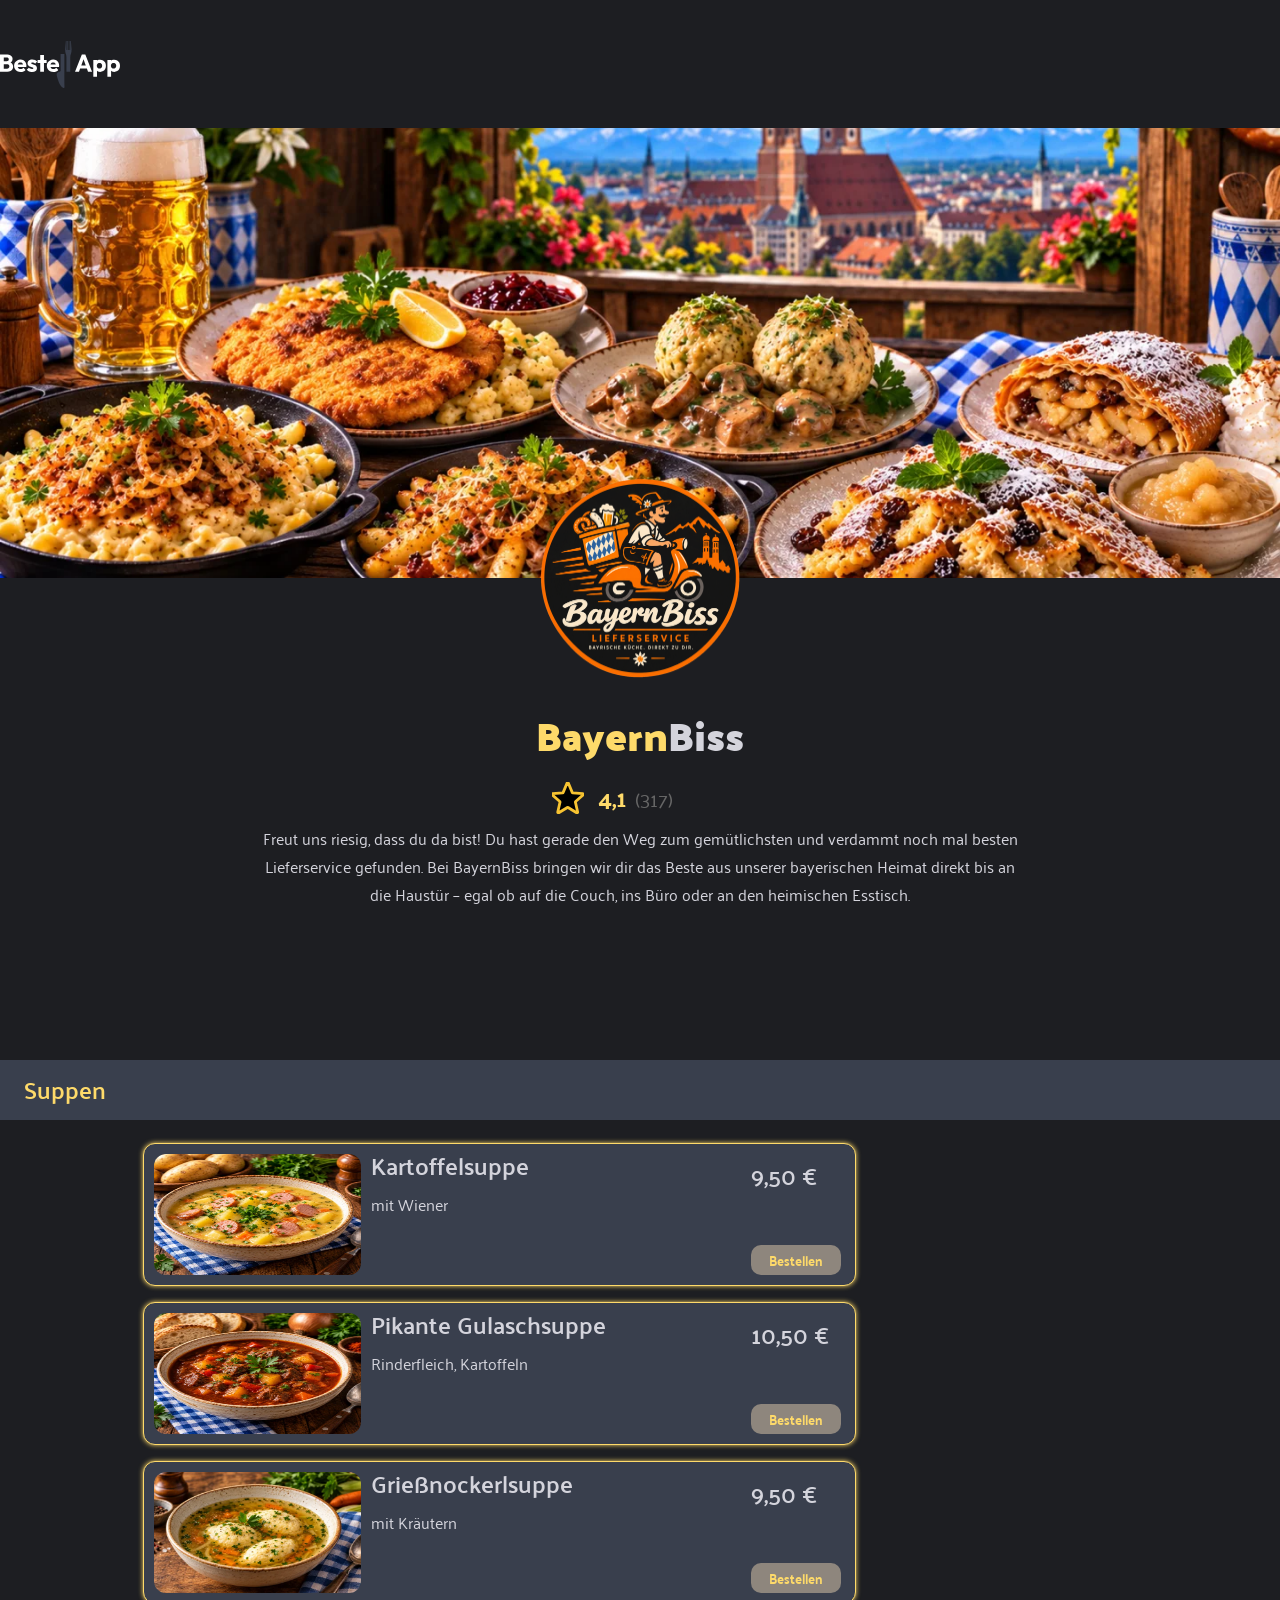
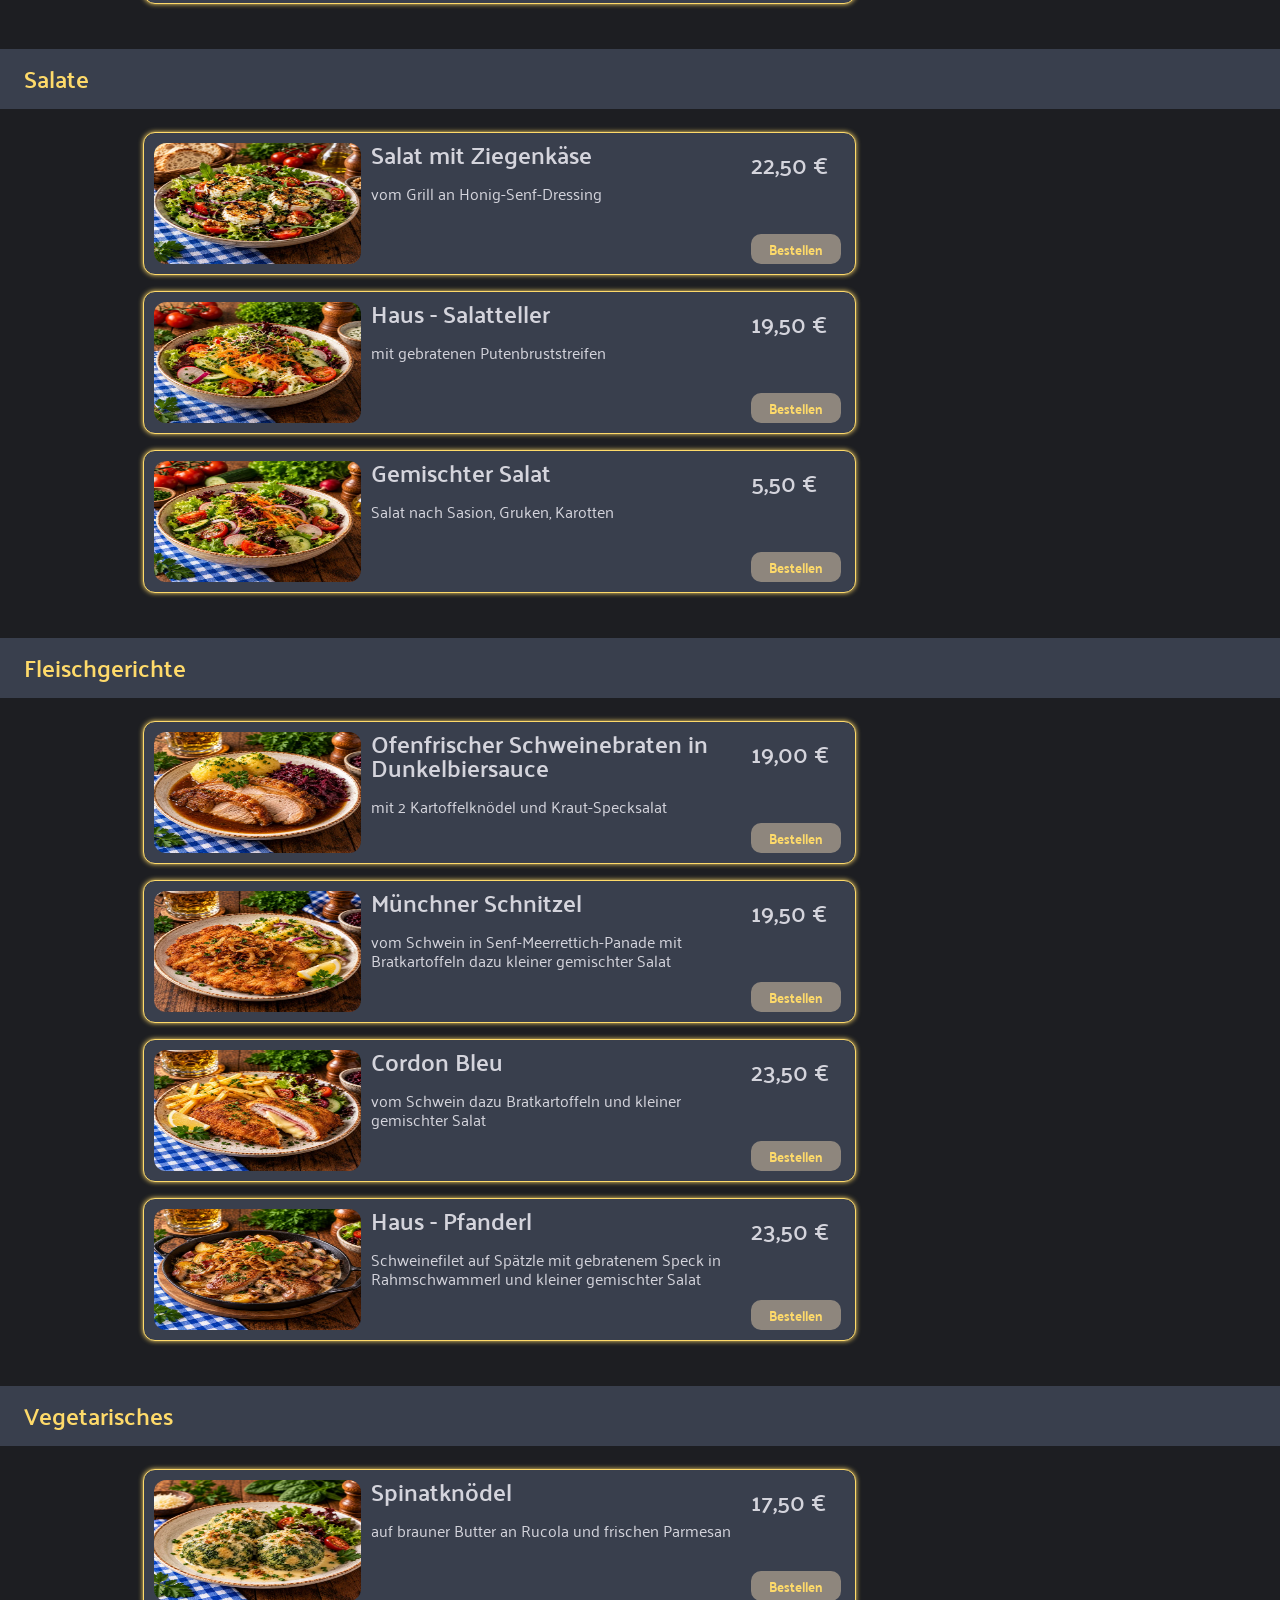
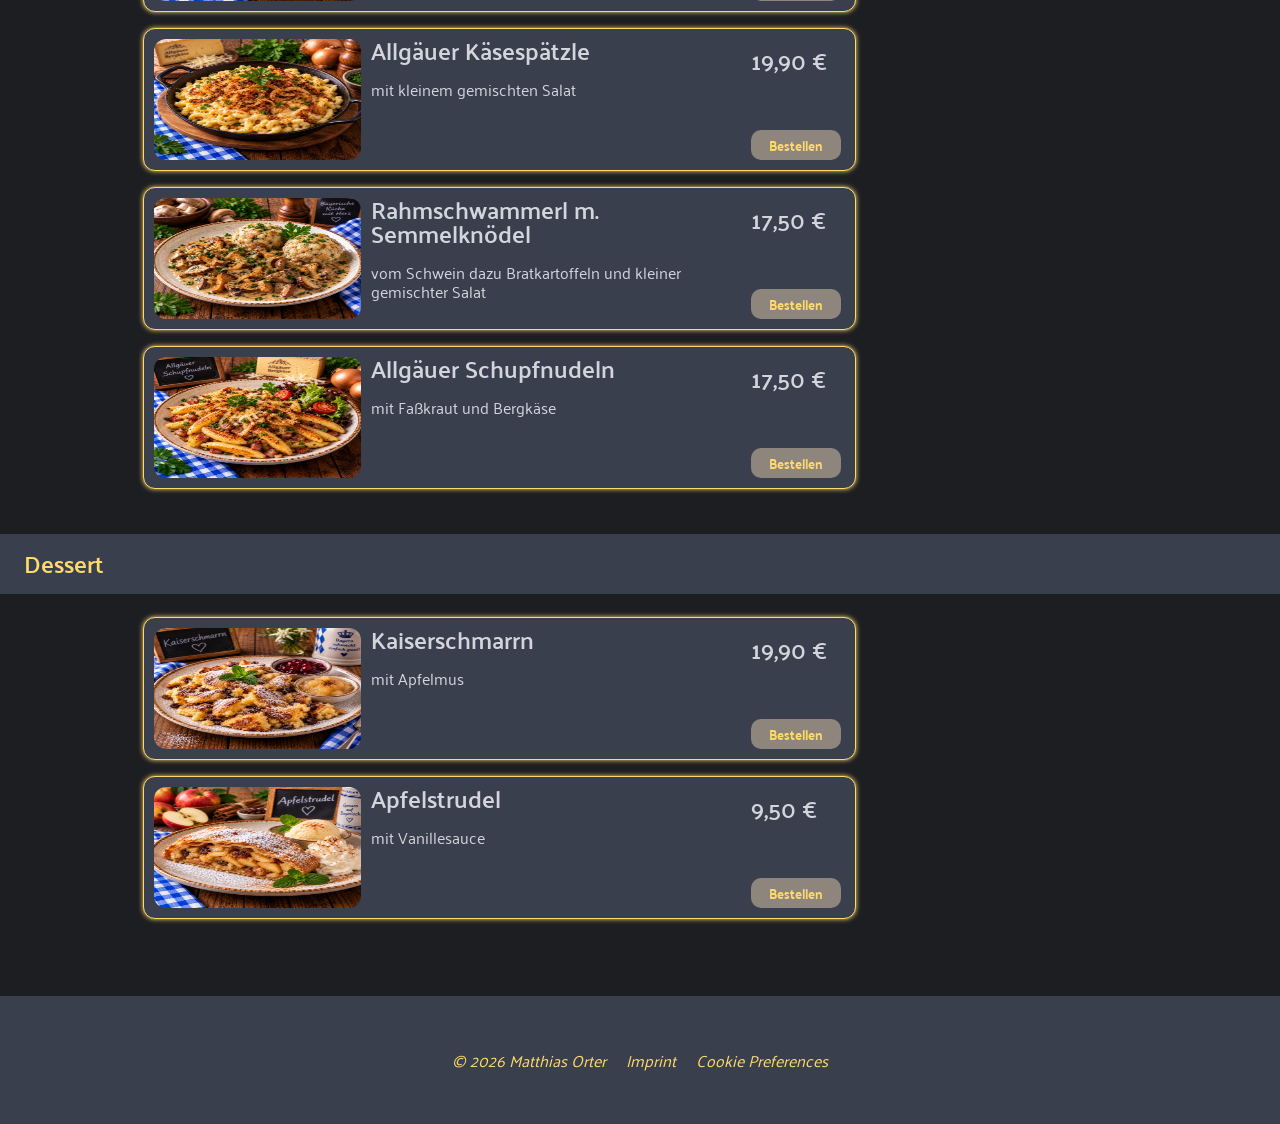
<file: index.html>
<!DOCTYPE html>
<html lang="de">

<head>
    <meta charset="UTF-8">
    <meta name="viewport" content="width=device-width, initial-scale=1.0">
    <title>BayernBiss | Lieferservice</title>
    <link rel="shortcut icon" href="./scr/assets/imgs/BayernBisw.webp" type="image/x-icon">
    <link rel="stylesheet" href="./scr/style/variables.css">
    <link rel="stylesheet" href="./scr/style/style.css">
    <link rel="stylesheet" href="./scr/style/components/header.css">
    <link rel="stylesheet" href="./scr/style/components/logo.css">
    <link rel="stylesheet" href="./scr/style/components/menuCard.css">
    <link rel="stylesheet" href="./scr/style/components/nav_and_Button.css">
    <link rel="stylesheet" href="./scr/style/components/fonts.css">
    <link rel="stylesheet" href="./scr/style/components/mobileBasket.css">
    <link rel="stylesheet" href="./scr/style/components/confirmation.css">
    <script src="./scr/JS/db/menu.js" defer></script>
    <script src="./scr/JS/db/basket.js" defer></script>
    <script src="./scr/JS/temp/categoryCard.js" defer></script>
    <script src="./scr/JS/temp/dishesCard.js" defer></script>
    <script src="./scr/JS/temp/menuCard.js" defer></script>
    <script src="./scr/JS/temp/basket.js" defer></script>
    <script src="./scr/JS/script.js" defer></script>
    <script src="./scr/JS/temp/order_confirmation.js" defer></script>

</head>

<body onload="init()">
    <header class="landing-heder">
        <svg class="main-logo" viewBox="0 0 120 47" fill="none" xmlns="http://www.w3.org/2000/svg">
            <g clip-path="url(#clip0_179_940)">
                <path
                    d="M10.4875 21.5137C10.9018 21.2846 11.2559 21.013 11.5495 20.7C12.2319 19.9726 12.573 19.0836 12.573 18.0329C12.573 17.2082 12.3696 16.4565 11.9638 15.7778C11.5574 15.0986 10.9686 14.5572 10.197 14.1531C9.4255 13.7493 8.48739 13.5469 7.38306 13.5469H0V30.6658H7.33419C8.55243 30.6658 9.59619 30.4476 10.4651 30.0113C11.3341 29.5747 12.0003 28.9805 12.4632 28.2291C12.926 27.4774 13.1576 26.6329 13.1576 25.6952C13.1576 24.4668 12.7636 23.4322 11.9759 22.5915C11.5677 22.1562 11.0718 21.7969 10.4875 21.5137ZM3.77687 16.5052H6.65212C7.28533 16.5052 7.79705 16.6627 8.18696 16.9781C8.57686 17.2932 8.77164 17.7661 8.77164 18.3966C8.77164 19.0271 8.57686 19.524 8.18696 19.8391C7.79705 20.1545 7.28533 20.312 6.65212 20.312H3.77687V16.5052ZM8.72312 27.0531C8.30052 27.4894 7.71584 27.7076 6.96872 27.7076H3.77687V23.1976H6.96872C7.47185 23.1976 7.89823 23.2945 8.24787 23.4884C8.59717 23.6826 8.86938 23.9493 9.06416 24.2887C9.25894 24.6281 9.35667 25.0161 9.35667 25.4524C9.35667 26.0829 9.14537 26.6165 8.72312 27.0531Z"
                    fill="white" />
                <path
                    d="M23.5374 19.3665C22.6437 18.8654 21.6123 18.6147 20.443 18.6147C19.2736 18.6147 18.1607 18.8815 17.2022 19.4147C16.2435 19.9483 15.4843 20.6798 14.9241 21.6093C14.3635 22.5391 14.0834 23.5939 14.0834 24.7737C14.0834 25.9534 14.3673 27.0127 14.9361 27.95C15.5046 28.8877 16.2886 29.6195 17.2876 30.1445C18.2866 30.6695 19.4274 30.9326 20.711 30.9326C21.7015 30.9326 22.6114 30.763 23.44 30.4233C24.2684 30.0839 24.9749 29.5747 25.5599 28.8959L23.513 26.8589C23.1554 27.2634 22.7414 27.5665 22.2703 27.7682C21.7989 27.9706 21.2713 28.0713 20.6866 28.0713C20.0531 28.0713 19.5049 27.938 19.042 27.6713C18.5788 27.4045 18.2212 27.025 17.9697 26.5315C17.886 26.3678 17.8162 26.1925 17.7604 26.0062L26.242 25.986C26.3067 25.6791 26.3518 25.4082 26.3762 25.1737C26.4003 24.9397 26.4127 24.7171 26.4127 24.5069C26.4127 23.3593 26.1566 22.3408 25.6449 21.4517C25.1335 20.5627 24.4304 19.8675 23.5374 19.3665ZM17.7608 23.4596C17.811 23.2897 17.8723 23.1295 17.9452 22.9795C18.1806 22.4942 18.5137 22.1185 18.9443 21.8517C19.3748 21.585 19.8824 21.4517 20.4674 21.4517C21.0194 21.4517 21.4864 21.5692 21.8684 21.8034C22.2497 22.0377 22.5384 22.3774 22.7332 22.8216C22.8151 23.0089 22.8815 23.2165 22.9317 23.4449L17.7608 23.4596Z"
                    fill="white" />
                <path
                    d="M31.5048 21.7305C31.7158 21.6093 32.0324 21.5487 32.455 21.5487C32.8776 21.5487 33.3446 21.6377 33.8074 21.8154C34.2703 21.9935 34.6884 22.3004 35.0621 22.7367L37.182 20.6031C36.6462 19.924 35.9517 19.411 35.0986 19.0634C34.2458 18.7158 33.316 18.5418 32.3087 18.5418C31.3014 18.5418 30.5137 18.7038 29.7993 19.0267C29.0842 19.3504 28.5322 19.7908 28.1423 20.3483C27.7524 20.9062 27.5576 21.5651 27.5576 22.3247C27.5576 23.036 27.6953 23.6219 27.9716 24.0826C28.2476 24.5432 28.6051 24.9031 29.0439 25.1617C29.4823 25.4202 29.9452 25.6223 30.4328 25.7678C30.9201 25.9134 31.383 26.0466 31.8214 26.1678C32.2602 26.2891 32.6215 26.4267 32.9058 26.5802C33.1897 26.7339 33.3322 26.9559 33.3322 27.2469C33.3322 27.4737 33.2141 27.6511 32.9791 27.7805C32.7434 27.91 32.4065 27.9743 31.9677 27.9743C31.3341 27.9743 30.7494 27.8572 30.2133 27.6226C29.6775 27.3887 29.2143 27.0613 28.8244 26.6408L26.7048 28.7747C27.1106 29.211 27.602 29.5952 28.1788 29.9264C28.7552 30.2579 29.3808 30.5124 30.055 30.6901C30.7288 30.8678 31.4153 30.9569 32.1139 30.9569C33.592 30.9569 34.7655 30.6175 35.6348 29.9384C36.5037 29.2596 36.9384 28.3463 36.9384 27.1983C36.9384 26.4552 36.8004 25.8528 36.5244 25.3922C36.2477 24.9312 35.8908 24.5637 35.452 24.2887C35.0136 24.0141 34.5504 23.7959 34.0631 23.6339C33.5758 23.4726 33.113 23.335 32.6745 23.2219C32.2358 23.1089 31.8782 22.9795 31.6022 22.8339C31.3259 22.6884 31.1879 22.4942 31.1879 22.2517C31.1879 22.0257 31.2935 21.8517 31.5048 21.7305Z"
                    fill="white" />
                <path
                    d="M58.307 28.8959L56.2605 26.8589C55.9029 27.2634 55.4886 27.5665 55.0178 27.7682C54.5463 27.9706 54.0188 28.0713 53.4337 28.0713C52.8002 28.0713 52.252 27.938 51.7891 27.6713C51.3263 27.4045 50.9687 27.025 50.7172 26.5315C50.6335 26.3678 50.5633 26.1925 50.5076 26.0062L58.9895 25.986C59.0542 25.6791 59.0989 25.4082 59.1233 25.1737C59.1478 24.9397 59.1598 24.7171 59.1598 24.5069C59.1598 23.3593 58.9041 22.3408 58.3924 21.4517C57.8807 20.5627 57.1779 19.8675 56.2846 19.3665C55.3912 18.8654 54.3598 18.6147 53.1901 18.6147C52.0204 18.6147 50.9078 18.8815 49.9494 19.4147C48.991 19.9483 48.2318 20.6798 47.6712 21.6093C47.111 22.5391 46.8308 23.5939 46.8308 24.7737C46.8308 25.9534 47.1148 27.0127 47.6836 27.95C48.2518 28.8877 49.0357 29.6195 50.0347 30.1445C51.0338 30.6695 52.1749 30.9326 53.4582 30.9326C54.4489 30.9326 55.3588 30.763 56.1872 30.4233C57.0158 30.0839 57.7224 29.5747 58.307 28.8959ZM50.6927 22.9795C50.9281 22.4942 51.2612 22.1185 51.6917 21.8517C52.1219 21.585 52.6298 21.4517 53.2145 21.4517C53.7665 21.4517 54.2339 21.5692 54.6155 21.8034C54.9972 22.0377 55.2855 22.3774 55.4807 22.8216C55.5626 23.0089 55.6286 23.2165 55.6792 23.4449L50.5079 23.4596C50.5582 23.2897 50.6198 23.1295 50.6927 22.9795Z"
                    fill="white" />
                <path class="main-logo-knife"
                    d="M64.3848 30.6658H64.3875V13.0616H60.569V22.0336V29.8312C60.5415 29.951 60.5102 30.0394 60.474 30.0918C59.9946 30.7897 58.8101 30.8545 58.0775 31.1336C57.3768 31.4007 56.8851 31.976 56.7195 32.7041C56.4583 33.8551 56.8396 35.0764 57.1796 36.1699C57.7571 38.0281 58.2612 39.9144 59.0018 41.7175C59.5242 42.9897 60.1867 44.1921 61.1313 45.2202C61.6819 45.8199 63.3668 47.6295 64.2905 46.7743C64.508 46.5726 64.5128 46.2373 64.5021 45.9414C64.3142 40.8075 64.371 35.7723 64.3848 30.6658Z" />
                <path
                    d="M81.8434 13.5469L75.0209 30.6658H78.9926L80.1368 27.562H86.8795L88.0079 30.6658H92.0528L85.3033 13.5469H81.8434ZM81.2811 24.4586L83.5321 18.3534L85.7514 24.4586H81.2811Z"
                    fill="white" />
                <path
                    d="M103.127 19.439C102.257 18.9055 101.263 18.639 100.142 18.639C99.3457 18.639 98.6148 18.8007 97.9489 19.124C97.6185 19.2846 97.3181 19.4747 97.0476 19.6949V18.8815H93.3196V35.6366H96.9987V29.8658C97.2816 30.0921 97.5982 30.2863 97.9489 30.4476C98.6148 30.7544 99.3457 30.9082 100.142 30.9082C101.263 30.9082 102.257 30.6418 103.127 30.1082C103.996 29.5747 104.678 28.8473 105.174 27.926C105.669 27.0044 105.917 25.9538 105.917 24.7736C105.917 23.5935 105.669 22.5428 105.174 21.6212C104.678 20.7 103.996 19.9726 103.127 19.439ZM101.799 26.2041C101.571 26.6247 101.259 26.9558 100.861 27.1983C100.462 27.4408 99.9958 27.562 99.4597 27.562C98.9562 27.562 98.5012 27.4408 98.0952 27.1983C97.6891 26.9558 97.3763 26.6247 97.1571 26.2041C96.9378 25.7842 96.8281 25.3072 96.8281 24.7736C96.8281 24.2401 96.9416 23.7394 97.1694 23.3188C97.3966 22.8986 97.709 22.5712 98.1076 22.3366C98.5054 22.1027 98.9641 21.9853 99.4841 21.9853C100.004 21.9853 100.462 22.1027 100.861 22.3366C101.259 22.5712 101.571 22.8986 101.799 23.3188C102.026 23.7394 102.14 24.2243 102.14 24.7736C102.14 25.3229 102.026 25.7842 101.799 26.2041Z"
                    fill="white" />
                <path
                    d="M119.257 21.6212C118.761 20.7 118.079 19.9726 117.21 19.439C116.341 18.9055 115.346 18.639 114.225 18.639C113.429 18.639 112.698 18.8007 112.032 19.124C111.702 19.2846 111.401 19.4747 111.131 19.6949V18.8815H107.403V35.6366H111.082V29.8658C111.365 30.0921 111.682 30.2863 112.032 30.4476C112.698 30.7544 113.429 30.9082 114.225 30.9082C115.346 30.9082 116.341 30.6418 117.21 30.1082C118.079 29.5747 118.761 28.8473 119.257 27.926C119.752 27.0044 120 25.9538 120 24.7736C120 23.5935 119.752 22.5428 119.257 21.6212ZM115.882 26.2041C115.655 26.6247 115.342 26.9558 114.944 27.1983C114.546 27.4408 114.079 27.562 113.543 27.562C113.04 27.562 112.585 27.4408 112.179 27.1983C111.772 26.9558 111.46 26.6247 111.24 26.2041C111.021 25.7842 110.911 25.3072 110.911 24.7736C110.911 24.2401 111.025 23.7394 111.253 23.3188C111.48 22.8986 111.792 22.5712 112.191 22.3366C112.589 22.1027 113.047 21.9853 113.567 21.9853C114.087 21.9853 114.546 22.1027 114.944 22.3366C115.342 22.5712 115.655 22.8986 115.882 23.3188C116.11 23.7394 116.223 24.2243 116.223 24.7736C116.223 25.3229 116.11 25.7842 115.882 26.2041Z"
                    fill="white" />
                <path
                    d="M79.5928 40.9521C79.482 40.9521 79.482 41.1233 79.5928 41.1233C79.7036 41.1233 79.7036 40.9521 79.5928 40.9521Z"
                    fill="white" />
                <path
                    d="M43.9559 14.0075H40.2279V18.8811H37.5475V22.0335H40.2279V30.6657H43.9559V22.0335H46.636V18.8811H43.9559V14.0075Z"
                    fill="white" />
                <path class="main-logo-fork"
                    d="M70.1772 0V8.65582C70.1772 8.86781 70.0024 9.03904 69.7887 9.03493C69.5791 9.03082 69.415 8.85171 69.415 8.64281V0H68.745V8.65582C68.745 8.86781 68.5708 9.0387 68.3571 9.03493C68.1472 9.03116 67.9827 8.85205 67.9827 8.64315V0H67.3127V8.64281C67.3127 8.85137 67.1489 9.03082 66.9389 9.03493C66.7252 9.03904 66.5504 8.86815 66.5504 8.65582V0H65.8508L65.1346 8.57295C65.1346 10.2466 65.2689 11.5212 65.6588 12.4315C66.166 13.6147 66.4482 14.8815 66.4482 16.1678V30.6658H70.2664V16.1675C70.2664 14.8808 70.5489 13.6144 71.0558 12.4308C71.4457 11.5209 71.5799 10.2466 71.5799 8.57329L70.8769 0H70.1772Z" />
            </g>
        </svg>
    </header>
    <main>
        <section class="landing-section" aria-labelledby="restaurant-heading">
            <div class="landing-picture"></div>
            <header class="landing-section-down">
                <div class="section-down-content">
                    <h1 id="restaurant-heading">
                        <span class="first">Bayern</span>Biss
                    </h1>

                    <div class="restaurant-rating">
                        <button type="button" class="rating-button" onclick="addEvaluation()" aria-pressed="false" aria-label="Eine Bewertung hinzufügen">

                            <svg id="button_star" class="button-star" viewBox="0 0 23 22"
                                xmlns="http://www.w3.org/2000/svg" aria-hidden="true">
                                <path
                                    d="M4.89064 21.5902C4.51284 21.8201 4.04452 21.4824 4.14337 21.0513L5.76177 13.9935C5.80291 13.814 5.74214 13.6265 5.60358 13.5053L0.171453 8.75452C-0.160141 8.46451 0.0181595 7.91848 0.456999 7.88006L7.62773 7.25214C7.81273 7.23594 7.97351 7.11854 8.04527 6.94725L10.8274 0.306767C10.9988 -0.102286 11.5784 -0.102286 11.7497 0.306766L14.5319 6.94725C14.6036 7.11854 14.7644 7.23594 14.9494 7.25214L22.1202 7.88006C22.559 7.91848 22.7373 8.46451 22.4057 8.75452L16.9736 13.5053C16.835 13.6265 16.7742 13.814 16.8154 13.9935L18.4338 21.0513C18.5326 21.4824 18.0643 21.8201 17.6865 21.5902L11.5485 17.855C11.3888 17.7579 11.1883 17.7579 11.0287 17.855L4.89064 21.5902Z" />
                            </svg>
                        </button>

                        <span class="rating-value" aria-label="4,1 von 5 Sternen">
                            4,1
                        </span>

                        <span id="evaluation_count" class="rating-count" aria-live="polite"></span>
                    </div>
                </div>

                <p class="landing-content">Freut uns riesig, dass du da bist! Du hast gerade den Weg zum gemütlichsten
                    und verdammt noch mal besten Lieferservice gefunden. Bei BayernBiss bringen wir dir das Beste aus
                    unserer bayerischen Heimat direkt bis an die Haustür – egal ob auf die Couch, ins Büro oder an den
                    heimischen Esstisch.</p>
            </header>
            <img class="teste" src="./scr/assets/imgs/BayernBisw.webp" alt="" aria-hidden="true">
        </section>

        <div class="order-layout">
            <section id="food_menus" class="food-menus">
                <div id="menu_categories" class="menu-categories"></div>
            </section>
            <aside id="basket_container" class="basket-container" aria-label="Warenkorb"
                onclick="closeBasketOnBackground(event)">

            </aside>
        </div>




    </main>

    <footer class="footer">
        <address>
            <p>© 2026 Matthias Orter</p>
            <a href="">Imprint</a>
            <a href="">Cookie Preferences</a>
        </address>
    </footer>
    <nav class="nav-mobile">
        <button>
            <svg class="button-Home" viewBox="0 0 22 24" fill="none" xmlns="http://www.w3.org/2000/svg">
                <path
                    d="M2.75 21.2571H6.875V14.4C6.875 14.0114 7.00677 13.6857 7.27031 13.4229C7.53385 13.16 7.86042 13.0286 8.25 13.0286H13.75C14.1396 13.0286 14.4661 13.16 14.7297 13.4229C14.9932 13.6857 15.125 14.0114 15.125 14.4V21.2571H19.25V8.91429L11 2.74286L2.75 8.91429V21.2571ZM0 21.2571V8.91429C0 8.48 0.0973958 8.06857 0.292188 7.68C0.486979 7.29143 0.75625 6.97143 1.1 6.72L9.35 0.548571C9.83125 0.182857 10.3813 0 11 0C11.6187 0 12.1687 0.182857 12.65 0.548571L20.9 6.72C21.2437 6.97143 21.513 7.29143 21.7078 7.68C21.9026 8.06857 22 8.48 22 8.91429V21.2571C22 22.0114 21.7307 22.6571 21.1922 23.1943C20.6536 23.7314 20.0063 24 19.25 24H13.75C13.3604 24 13.0339 23.8686 12.7703 23.6057C12.5068 23.3429 12.375 23.0171 12.375 22.6286V15.7714H9.625V22.6286C9.625 23.0171 9.49323 23.3429 9.22969 23.6057C8.96615 23.8686 8.63958 24 8.25 24H2.75C1.99375 24 1.34635 23.7314 0.807813 23.1943C0.269271 22.6571 0 22.0114 0 21.2571Z" />
            </svg></button>
        <button>
            <svg class="button-person" viewBox="0 0 24 24" fill="none" xmlns="http://www.w3.org/2000/svg">
                <path
                    d="M12 12C10.35 12 8.9375 11.4125 7.7625 10.2375C6.5875 9.0625 6 7.65 6 6C6 4.35 6.5875 2.9375 7.7625 1.7625C8.9375 0.5875 10.35 0 12 0C13.65 0 15.0625 0.5875 16.2375 1.7625C17.4125 2.9375 18 4.35 18 6C18 7.65 17.4125 9.0625 16.2375 10.2375C15.0625 11.4125 13.65 12 12 12ZM0 21V19.8C0 18.95 0.21875 18.1688 0.65625 17.4562C1.09375 16.7437 1.675 16.2 2.4 15.825C3.95 15.05 5.525 14.4688 7.125 14.0813C8.725 13.6937 10.35 13.5 12 13.5C13.65 13.5 15.275 13.6937 16.875 14.0813C18.475 14.4688 20.05 15.05 21.6 15.825C22.325 16.2 22.9062 16.7437 23.3438 17.4562C23.7812 18.1688 24 18.95 24 19.8V21C24 21.825 23.7063 22.5313 23.1188 23.1188C22.5313 23.7063 21.825 24 21 24H3C2.175 24 1.46875 23.7063 0.88125 23.1188C0.29375 22.5313 0 21.825 0 21ZM3 21H21V19.8C21 19.525 20.9313 19.275 20.7938 19.05C20.6563 18.825 20.475 18.65 20.25 18.525C18.9 17.85 17.5375 17.3438 16.1625 17.0063C14.7875 16.6688 13.4 16.5 12 16.5C10.6 16.5 9.2125 16.6688 7.8375 17.0063C6.4625 17.3438 5.1 17.85 3.75 18.525C3.525 18.65 3.34375 18.825 3.20625 19.05C3.06875 19.275 3 19.525 3 19.8V21ZM12 9C12.825 9 13.5313 8.70625 14.1188 8.11875C14.7063 7.53125 15 6.825 15 6C15 5.175 14.7063 4.46875 14.1188 3.88125C13.5313 3.29375 12.825 3 12 3C11.175 3 10.4688 3.29375 9.88125 3.88125C9.29375 4.46875 9 5.175 9 6C9 6.825 9.29375 7.53125 9.88125 8.11875C10.4688 8.70625 11.175 9 12 9Z" />
            </svg></button>
        <button>
            <svg class="taketout-dining" viewBox="0 0 21 24" fill="none" xmlns="http://www.w3.org/2000/svg">
                <path
                    d="M1.49148 24C1.10155 24 0.789609 23.845 0.555651 23.535C0.321693 23.225 0.253455 22.88 0.350937 22.5L4.73765 4.5L4.67916 3.66C4.65967 3.32 4.54269 3.025 4.32823 2.775C4.11377 2.525 3.84081 2.4 3.50937 2.4C3.17793 2.4 2.90011 2.515 2.6759 2.745C2.45169 2.975 2.33958 3.26 2.33958 3.6V4.8C2.33958 5.14 2.22748 5.425 2.00327 5.655C1.77906 5.885 1.50123 6 1.16979 6C0.83835 6 0.560525 5.885 0.336315 5.655C0.112105 5.425 0 5.14 0 4.8V3.6C0 2.6 0.341189 1.75 1.02357 1.05C1.70595 0.35 2.53455 0 3.50937 0H16.4356C17.3714 0 18.1756 0.325 18.8483 0.975C19.5209 1.625 19.8864 2.43 19.9449 3.39L20.9978 22.74C21.0172 23.08 20.91 23.375 20.6761 23.625C20.4421 23.875 20.1594 24 19.828 24H1.49148ZM3.04146 21.6H5.76122L5.20557 12.48L3.04146 21.6ZM8.13005 21.6H18.5997L17.6054 3.54C17.5859 3.22 17.464 2.95 17.2398 2.73C17.0156 2.51 16.7475 2.4 16.4356 2.4H6.81403C6.89202 2.6 6.94076 2.795 6.96026 2.985C6.97975 3.175 6.99925 3.38 7.01875 3.6L8.13005 21.6ZM12.5753 19.2C12.8287 19.2 13.0383 19.115 13.204 18.945C13.3697 18.775 13.4526 18.56 13.4526 18.3V14.4C13.9595 14.28 14.3787 14.005 14.7101 13.575C15.0416 13.145 15.2073 12.65 15.2073 12.09V7.8C15.2073 7.64 15.1488 7.5 15.0318 7.38C14.9148 7.26 14.7784 7.2 14.6224 7.2C14.4664 7.2 14.3299 7.26 14.213 7.38C14.096 7.5 14.0375 7.64 14.0375 7.8V11.73H13.1601V7.8C13.1601 7.64 13.1017 7.5 12.9847 7.38C12.8677 7.26 12.7312 7.2 12.5753 7.2C12.4193 7.2 12.2828 7.26 12.1658 7.38C12.0488 7.5 11.9904 7.64 11.9904 7.8V11.73H11.113V7.8C11.113 7.64 11.0545 7.5 10.9375 7.38C10.8206 7.26 10.6841 7.2 10.5281 7.2C10.3721 7.2 10.2357 7.26 10.1187 7.38C10.0017 7.5 9.94322 7.64 9.94322 7.8V12.09C9.94322 12.65 10.1089 13.145 10.4404 13.575C10.7718 14.005 11.191 14.28 11.6979 14.4V18.3C11.6979 18.56 11.7808 18.775 11.9465 18.945C12.1122 19.115 12.3218 19.2 12.5753 19.2Z" />
            </svg></button>
        <button onclick="openBasket()" type="button" class="basket-open-button" aria-label="Warenkorb öffnen"
            aria-controls="basket_container" aria-expanded="false">
            <svg class="shopping-cart" viewBox="0 0 24 24" fill="none" xmlns="http://www.w3.org/2000/svg">
                <path
                    d="M7.20666 24C6.54605 24 5.98053 23.765 5.51009 23.295C5.03966 22.825 4.80444 22.26 4.80444 21.6C4.80444 20.94 5.03966 20.375 5.51009 19.905C5.98053 19.435 6.54605 19.2 7.20666 19.2C7.86727 19.2 8.43279 19.435 8.90323 19.905C9.37366 20.375 9.60888 20.94 9.60888 21.6C9.60888 22.26 9.37366 22.825 8.90323 23.295C8.43279 23.765 7.86727 24 7.20666 24ZM19.2178 24C18.5571 24 17.9916 23.765 17.5212 23.295C17.0508 22.825 16.8155 22.26 16.8155 21.6C16.8155 20.94 17.0508 20.375 17.5212 19.905C17.9916 19.435 18.5571 19.2 19.2178 19.2C19.8784 19.2 20.4439 19.435 20.9143 19.905C21.3848 20.375 21.62 20.94 21.62 21.6C21.62 22.26 21.3848 22.825 20.9143 23.295C20.4439 23.765 19.8784 24 19.2178 24ZM6.18572 4.8L9.06838 10.8H17.4761L20.7792 4.8H6.18572ZM5.04466 2.4H22.761C23.2215 2.4 23.5718 2.605 23.812 3.015C24.0522 3.425 24.0622 3.84 23.842 4.26L19.5781 11.94C19.3579 12.34 19.0626 12.65 18.6923 12.87C18.3219 13.09 17.9166 13.2 17.4761 13.2H8.52788L7.20666 15.6H20.4189C20.7592 15.6 21.0444 15.715 21.2747 15.945C21.5049 16.175 21.62 16.46 21.62 16.8C21.62 17.14 21.5049 17.425 21.2747 17.655C21.0444 17.885 20.7592 18 20.4189 18H7.20666C6.30583 18 5.6252 17.605 5.16477 16.815C4.70435 16.025 4.68433 15.24 5.10472 14.46L6.72621 11.52L2.40222 2.4H1.20111C0.860795 2.4 0.575532 2.285 0.345319 2.055C0.115106 1.825 0 1.54 0 1.2C0 0.86 0.115106 0.575 0.345319 0.345C0.575532 0.115 0.860795 0 1.20111 0H3.15291C3.37312 0 3.58331 0.06 3.7835 0.18C3.98368 0.3 4.13382 0.47 4.23391 0.69L5.04466 2.4Z" />
            </svg><span id="basket_count" class="basket-count" aria-hidden="true" hidden>0</span></button>
    </nav>

    <dialog id="order_confirmation" closedby="any" class="order-confirmation" aria-labelledby="confirmation_title"
        aria-describedby="confirmation_description"></dialog>


</body>

</html>
</file>
<file: scr/style/variables.css>
:root{
--mainbgcolor : #DCC7AA;

--mainhdcolor : #F7882F;
--mainbtcolor : #6B7A8F;
--mainbtfscolor : #F7C331;
--cardbgcolor : #1d1e22;
--cardhdcolor : #393f4d;
--fontscolor : #d4d4dc;
--fontscolor2 : #feda6a;

--buttonBgMenu:#dcc7aa85;
--buttonBgMenu2: #f7c23183;

}
</file>
<file: scr/style/style.css>
* {
    margin: 0;
    box-sizing: border-box;
    padding: 0;
    scroll-behavior: smooth;
}

html{
   font-family: 'Palanquin' 
}

a {
    text-decoration: none;
    color: var(--fontscolor2);
    cursor: pointer;
}

body {
    background-color: var(--cardbgcolor);
}

h1 {
    font-family: 'Palanquin Dark';
    font-weight: 700;
    font-size: 40px;
}

h2 {
    font-weight: 700;
    font-size: 40px;
}

h3 {
    font-weight: 600;
    font-size: 24px;
    line-height: 1.5rem;
}

.landing-section {
    width: 100%;
    height: 100vh;
    position: relative;
    display: flex;
    flex-direction: column;

}

.landing-content{
    width: 80ch;
    text-align: center;
}
.landing-picture {
    width: 100%;
    height: 50%;
    background-image: url(../assets/imgs/landingpage.webp);
    background-position: center;
    background-repeat: no-repeat;
    background-size: cover;
}

.landing-section-down {
    width: 100%;
    height: 50%;
    display: flex;
    flex-direction: column;
    justify-content: center;
    align-items: center;
    color: var(--fontscolor);
}

.first {
    color: var(--fontscolor2);
}

.teste {
    width: 200px;
    height: 200px;
    position: absolute;
    border-radius: 50%;
    top: calc(50% - 100px);
    left: calc(50% - 100px);
}

.order-layout {
    display: flex;
    align-items: flex-start;
    gap: 32px;

    max-width: 1440px;
    margin: 0 auto;
    padding: 32px 24px;
}

.basket-container{
    width: 360px;
    flex-shrink: 0;
    position: sticky;
    top: 24px;
}

nav {
    width: 100%;
    height: 40px;
    background-color: var(---cardhdcolor);
}


.footer {
    width: 100%;
    height: 128Px;
    display: flex;
    justify-content: center;
    align-items: center;
    background-color: var(--cardhdcolor);
}

address {
    display: flex;
    justify-content: center;
    align-items: center;
    color: var(--fontscolor2);
    gap: 20px;
}


.nav-mobile {
    width: 100%;
    height: 78px;
    display: flex;
    justify-content: space-evenly;
    align-items: center;
    background-color: var(--cardhdcolor);
    position: fixed;
    bottom: 0px;
}

.none {
    display: none;
}

/* Desktop: Name und Bewertung nebeneinander. */
.ection-down-content {
    display: flex;
    justify-content: center;
    align-items: center;
    gap: 24px;
    width: 100%;
}

.restaurant-rating {
    display: flex;
    align-items: center;
    gap: 8px;
    flex-shrink: 0;

    padding: 4px 10px;
    border-radius: 6px;
    background-color: transparent;
    color: var(--fontscolor2);
}

.rating-button {
    display: flex;
    justify-content: center;
    align-items: center;

    width: 44px;
    height: 44px;
    padding: 0;
}

.button-star {
    width: 32px;
    height: 32px;
    stroke-width: 2px;
    stroke: var(--mainbtfscolor);
}

/* Diese Klasse erhält der Stern nach dem ersten Klick. */
.button-star.is-rated {
    fill: var(--mainbtfscolor);
}

.rating-button:focus-visible {
    outline: 2px solid var(--buttonBgMenu);
    outline-offset: 2px;
    border-radius: 4px;
}

.rating-value {
    font-size: 24px;
    font-weight: 700;
}

.rating-count {
    font-size: 20px;
    color: #666;
}

/* Der vorhandene Beschreibungstext darf mobil schmaler werden. */
.landing-content {
    width: 100%;
    max-width: 80ch;
    padding: 0 16px;
}

/* Mobil: Bewertung über dem Restaurantnamen. */
@media (max-width: 900px) {
    .ection-down-content {
        flex-direction: column;
        gap: 24px;
    }

    .restaurant-rating {
        order: -1;
    }
}

@media screen and (width >=1440px) {

    .landing-section,
    .landing-heder,
    .menus-header>h3 {
        padding: 0 max(123px, calc(50% - 720px));
    }

    .meal-card {
        margin-left: max(0px, calc(50% - 720px));
    }

    .basket-overview-card {
        margin-right: max(0px, calc(50% - 720px));
    }

}



@media screen and (width > 401px) {
    .nav-mobile {
        display: none;
    }
}

@media screen and (width < 400px) {
    .footer {
        display: none;
    }

    .meal-card {
        display: flex;
        flex-direction: column;
        gap: 16px;
        padding: 0;
    }

    .menu-card {
        height: 140px;
        width: 713px;
        display: flex;
        flex-wrap: wrap;
        align-items: center;
        color: #d4d4dc;
        font-family: 'Palanquin';
        background-color: var(--cardhdcolor);
        border-radius: 12px;
        border: 1px solid var(--fontscolor2);
        box-shadow: 0 0 0 2px var(--fontscolor2);
        gap: 10px;
        padding: 10px;
    }
}
</file>
<file: scr/style/components/header.css>
.landing-heder{
    width: 100%;
    height: 128px;
    display: flex;
    align-items: center;
    background-color: var(--cardbgcolor) ;
}
</file>
<file: scr/style/components/logo.css>
.main-logo{
    width: 120px;
    height: 47px;
}

.main-logo-knife{
    fill: var(--cardhdcolor);
}

.main-logo-fork{
    fill: var(--cardhdcolor);
}
</file>
<file: scr/style/components/menuCard.css>
.food-menus {
    width: 100%;
    height: auto;
    display: flex;
    flex-direction: column;
    position: relative;
    font-family: 'Palanquin';
    flex: 1;
    min-width: 0;
}

.menu-categories{
    flex: 1;
    min-width: 0;
}

.menus-header {
    width: 100%;
    height: 60px;
    display: flex;
    align-items: center;
    background-color: var(--cardhdcolor);
    color: var(--fontscolor2);
    position: relative;
    isolation: isolate;
}

.menus-header::before {
    content: "";
    position: absolute;
    inset: 0;
    z-index: -1;
    background-color: var(--cardhdcolor);
    box-shadow: 0 0 0 100vmax var(--cardhdcolor);
    clip-path: inset(0 -100vmax);
}

.section-menu {
    width: 100%;
    height: auto;
}

.menu-card {
    height: clamp(140px, 80%, 227px);
    max-width: 713px;
    display: flex;
    flex-wrap: wrap;
    align-items: center;
    color: #d4d4dc;
    font-family: 'Palanquin';
    background-color: var(--cardhdcolor);
    border-radius: 12px;
    border: 1px solid var(--fontscolor2);
    box-shadow: 0 0 5px 0px var(--fontscolor2);
    gap: 10px;
    padding: 10px;
}

.meal-card {
    display: flex;
    flex-direction: column;
    flex-wrap: wrap;
    gap: 16px;
    padding: 23px 0 45px clamp(5px, 100%, 119px);
}

.picture {
    width: 207px;
    height: 121px;
    border-radius: 12px;
    background-color: blanchedalmond;
}

.product-content {
    width: 370px;
    height: 121px;
    display: flex;
    flex-direction: column;
    align-items: start;
    line-height: 1.2rem;
}

.product-content>p {
    padding-top: 17px;
}

.order-section {
    height: 121px;
    display: flex;
    flex-direction: column;
    justify-content: space-between;
}

.price {
    font-weight: 600;
    font-size: 24px;
}


/* <############### Warenkorb ############### */

.basket-overview-card {
    width: 100%;
    height: 794px;
    display: flex;
    align-items: center;
    flex-direction: column;
    color: var(--fontscolor);
    background-color: var(--cardhdcolor);
    border: 1px solid var(--fontscolor2);
    border-radius: 25px 0 0 25px;
    padding: 0 24px;
    position: sticky;
    top: 24px;
    box-shadow: 0 0 5px 0px var(--fontscolor2);
}

.basket-overview-card>h3 {
    width: 100%;
    height: 136px;
    display: flex;
    justify-content: center;
    align-items: center;
}

.order-basket-overview {
    width: 340px;
    height: 355px;
    display: flex;
    flex-direction: column;
    background-color: #1d1e22;
    left: 31px;
    top: 136px;
    border-radius: 25px 0 0 25px;
    gap: 10px;
    overflow: auto;
    padding: 10px;
    margin-bottom: 36px;
}

.section-sum-of-dishes-card {
    width: 100%;
    height: 30px;
    display: flex;
    justify-content: space-between;
}

.line {
    width: 100%;
    margin: 16px 0 15px 0;
}

/* <############### Warenkorb card ############### */
.basket-card {
    width: 100%;
    max-height: 103px;
    color: var(--cardhdcolor);
    line-height: 1.1rem;
    background-color: var(--fontscolor2);
    border-radius: 20px 0 0 20px;
    padding: 10px;
}

.basket-card-header {
    width: 100%;
    height: 28px;
}

.basket-menu-price {
    width: 100%;
    height: 25px;
    text-align:end;
}

.basket-control-section {
    display: flex;
    justify-content: space-between;
    align-items: flex-end;
}

.basket-control {
    height: 30px;
    display: flex;
    gap: 10px;
    align-items: center;
}

.basket-control>p{
    height: 100%;
    width: 30px;
    text-align: center;
    color: var(--fontscolor2);
    padding-top: 4px;
    font-weight: 500;
    border-radius: 50%;
    background-color: var(--cardhdcolor);
}

.total-price{
    height: 30px;
    text-align: center;
    font-weight: 800;
}

/* <############### Scrollbar ############### */
.order-basket-overview {
    scrollbar-width:thin;
    scrollbar-color: #fed96aad transparent;
}

/* Zusätzliche Gestaltung für Browser mit WebKit-Scrollbar-Unterstützung */
.order-basket-overview::-webkit-scrollbar {
    width: 4px;
}

.order-basket-overview::-webkit-scrollbar-track {
    background: transparent;
}

.order-basket-overview::-webkit-scrollbar-thumb {
    background-color:  #fed96aad;
    border-radius: 4px; 
}

.order-basket-overview::-webkit-scrollbar-button {
    display: none;
    height: 0;
    width: 0;
}

@supports selector(::-webkit-scrollbar) {
    .order-basket-overview {
        scrollbar-width: auto;
        scrollbar-color: auto;
    }
}

/* <############### Media ############### */
@media screen and (width < 1024px) {
    .order-section {
        width: 100%;
        height: 46px;
        display: flex;
        flex-direction: row;
        justify-content: space-between;
    }
}
@media screen and (width < 1268px){
    .order-section {
        width: 100%;
        height: 46px;
        display: flex;
        flex-direction: row;
        justify-content: space-between;
    }
}

@media screen and (width < 1168px){
    .menu-card {
        display: flex;
        flex-wrap: wrap;
        justify-content: center;
        align-items: center;
        color: #d4d4dc;
        font-family: 'Palanquin';
        background-color: var(--cardhdcolor);
        border-radius: 12px;
        border: 1px solid var(--fontscolor2);
        box-shadow: 0 0 0 2px var(--fontscolor2);
        gap: 10px;
        padding: 10px;
    }
}

@media screen and (width < 899px) {
    .section-menu {
        display: flex;
        flex-direction: column;
        align-items: center;
        justify-content: center;
    }

    .menus-header>h3 {
        text-align: center;
    }

    .meal-card {
        padding: 0px 0 45px 0px;
    }
}
</file>
<file: scr/style/components/nav_and_Button.css>
button {
    font-family: 'Palanquin';
    background: transparent;
    border: none;
    color: var(--fontscolor2);
    cursor: pointer;
    transition: all 0.2s ease;
}

button:hover {
    transform: translateY(-2px);
}

button:active {
    transform: translateY(0px);
}

/*<------ Menu card ------>*/

.button-menu-card {
    height: 30px;
    width: 90px;
    background-color: var(--buttonBgMenu);
    font-weight: 700;
    color: var(--fontscolor2);
    border-radius: 10px;
}

.button-menu-card:hover {
    background-color: var(--cardbgcolor);
    color: var(--fontscolor2);
}

.button-menu-card:active {
    background-color: var(--mainbgcolor);
}

/*<------ Basket card ------>*/
.button-plus,
.button-to-delete {
    height: 24px;
    height: 24px;
    fill: var(--cardbgcolor);
    border-radius: 5px;
}

.button-plus:hover,
.button-to-delete:hover {
    fill: var(--mainbtcolor);
}


.button-minus {
    height: 24px;
    height: 24px;
    stroke: var(--cardbgcolor);
    stroke-width: 5px;
}

.button-minus:hover {
    stroke: var(--mainbtcolor);
}

.butten-to-order {
    width: 300px;
    height: 60px;
    color: var(--cardbgcolor);
    font-weight: 700;
    background-color: var(--fontscolor);
    border-radius: 60px;
    margin-top: 31px;
}

.butten-to-order:hover {
    box-shadow: 0 4px 8px var(--buttonBgMenu2);
}

.butten-to-order:active {}

/*<------ Basket-dish card ------>*/

.button-delete-dish {

    color: black;
}

.button-sub-dish {
    color: black;
}

.button-add-dish {
    color: black;
}

/*<------ Nav menu mobile ------>*/
.button-Home,
.button-person,
.taketout-dining,
.shopping-cart {
    width: 32px;
    height: 32px;
    fill: var(--fontscolor2);
    transition: all 0.2s ease-in-out;
    border-radius: 5px;
    padding: 1px;
}

.button-Home:hover,
.button-person:hover,
.taketout-dining:hover,
.shopping-cart:hover {
    fill: var(--cardbgcolor);
    background-color: var(--fontscolor2);
}

.button-Home:active,
.button-person:active,
.taketout-dining:active,
.shopping-cart:active {
    fill: var(--mainhdcolor);
}

.basket-open-button {
    position: relative;
}

.basket-count {
    position: absolute;
    top: -8px;
    right: -12px;

    min-width: 22px;
    height: 22px;
    padding: 0 5px;
    border-radius: 50%;

    background-color: var(--buttonBgMenu);
    color: #1d1e22;
    font-size: 12px;
    font-weight: 700;

    display: flex;
    justify-content: center;
    align-items: center;
}

.basket-count[hidden] {
    display: none;
}
</file>
<file: scr/style/components/fonts.css>
/* #####################   palanquin-dark   ##################### */
/* palanquin-dark-regular - latin */
@font-face {
  font-display: swap; /* Check https://developer.mozilla.org/en-US/docs/Web/CSS/@font-face/font-display for other options. */
  font-family: 'Palanquin Dark';
  font-style: normal;
  font-weight: 400;
  src: url('../../assets/fonts/palanquin-dark-v17-latin-regular.woff2') format('woff2'); /* Chrome 36+, Opera 23+, Firefox 39+, Safari 12+, iOS 10+ */
}
/* palanquin-dark-500 - latin */
@font-face {
  font-display: swap; /* Check https://developer.mozilla.org/en-US/docs/Web/CSS/@font-face/font-display for other options. */
  font-family: 'Palanquin Dark';
  font-style: normal;
  font-weight: 500;
  src: url('../../assets/fonts/palanquin-dark-v17-latin-500.woff2') format('woff2'); /* Chrome 36+, Opera 23+, Firefox 39+, Safari 12+, iOS 10+ */
}
/* palanquin-dark-600 - latin */
@font-face {
  font-display: swap; /* Check https://developer.mozilla.org/en-US/docs/Web/CSS/@font-face/font-display for other options. */
  font-family: 'Palanquin Dark';
  font-style: normal;
  font-weight: 600;
  src: url('../../assets/fonts/palanquin-dark-v17-latin-600.woff2') format('woff2'); /* Chrome 36+, Opera 23+, Firefox 39+, Safari 12+, iOS 10+ */
}

/* palanquin-dark-700 - latin */
@font-face {
  font-display: swap; /* Check https://developer.mozilla.org/en-US/docs/Web/CSS/@font-face/font-display for other options. */
  font-family: 'Palanquin Dark';
  font-style: normal;
  font-weight: 700;
  src: url('../../assets/fonts/palanquin-dark-v17-latin-700.woff2') format('woff2'); /* Chrome 36+, Opera 23+, Firefox 39+, Safari 12+, iOS 10+ */
}

/* #####################   palanquin   ##################### */
/* palanquin-regular - latin */
@font-face {
  font-display: swap; /* Check https://developer.mozilla.org/en-US/docs/Web/CSS/@font-face/font-display for other options. */
  font-family: 'Palanquin';
  font-style: normal;
  font-weight: 400;
  src: url('../../assets/fonts/palanquin-v17-latin-regular.woff2') format('woff2'); /* Chrome 36+, Opera 23+, Firefox 39+, Safari 12+, iOS 10+ */
}
/* palanquin-500 - latin */
@font-face {
  font-display: swap; /* Check https://developer.mozilla.org/en-US/docs/Web/CSS/@font-face/font-display for other options. */
  font-family: 'Palanquin';
  font-style: normal;
  font-weight: 500;
  src: url('../../assets/fonts/palanquin-v17-latin-500.woff2') format('woff2'); /* Chrome 36+, Opera 23+, Firefox 39+, Safari 12+, iOS 10+ */
}
/* palanquin-600 - latin */
@font-face {
  font-display: swap; /* Check https://developer.mozilla.org/en-US/docs/Web/CSS/@font-face/font-display for other options. */
  font-family: 'Palanquin';
  font-style: normal;
  font-weight: 600;
  src: url('../../assets/fonts/palanquin-v17-latin-600.woff2') format('woff2'); /* Chrome 36+, Opera 23+, Firefox 39+, Safari 12+, iOS 10+ */
}
/* palanquin-700 - latin */
@font-face {
  font-display: swap; /* Check https://developer.mozilla.org/en-US/docs/Web/CSS/@font-face/font-display for other options. */
  font-family: 'Palanquin';
  font-style: normal;
  font-weight: 700;
  src: url('../../assets/fonts/palanquin-v17-latin-700.woff2') format('woff2'); /* Chrome 36+, Opera 23+, Firefox 39+, Safari 12+, iOS 10+ */
}
</file>
<file: scr/style/components/mobileBasket.css>
/* Desktop: Warenkorb bleibt neben der Speisekarte. */
.basket-container {
    z-index: 10;
}

.basket-close-button {
    display: none;
}

@media (max-width: 900px) {
    body {
        padding-bottom: 78px;
    }

    body.basket-is-open {
        overflow: hidden;
    }

    .nav-mobile {
        display: flex;
        z-index: 20;
    }

    .order-layout {
        flex-direction: column;
        padding: 24px 16px;
    }

    /* Geschlossen ist der mobile Warenkorb unsichtbar. */
    .basket-container {
        display: none;
        position: fixed;
        inset: 0;
        width: 100%;
        height: 100%;
        padding: 16px;
        background-color: rgba(0, 0, 0, 0.6);
        overflow-y: auto;
        z-index: 1000;
    }

    /* Beide Klassen müssen auf demselben Element stehen. */
    .basket-container.is-open {
        display: flex;
        flex-direction: column;
        align-items: center;
    }

    .basket-overview-card {
        position: relative;
        top: auto;
        flex-shrink: 0;
        width: 100%;
        max-width: 400px;
        height: auto;
        margin: auto 0;
        padding: 24px 16px;
        border-radius: 24px;
    }

    .basket-close-button {
        display: block;
        position: absolute;
        top: 8px;
        right: 8px;
        width: 44px;
        height: 44px;
        font-size: 32px;
    }

    .basket-overview-card > h3 {
        height: auto;
        padding: 32px 0 24px;
    }

    .order-basket-overview {
        width: 100%;
        height: 380px;
        flex-shrink: 0;
        overflow-y: auto;
        margin-bottom: 24px;
    }

    .basket-card {
        width: 100%;
        min-height: 120px;
        height: auto;
        flex-shrink: 0;
        padding: 12px;
        overflow-wrap: anywhere;
    }

    .basket-card-header {
        height: auto;
    }

    .basket-control-section {
        flex-wrap: wrap;
        gap: 8px;
    }

    .butten-to-order {
        width: 100%;
        max-width: 300px;
    }

    /* Gerichtkarten an die mobile Breite anpassen. */
    .meal-card {
        width: 100%;
        padding: 24px 0;
    }

    .menu-card {
        width: 100%;
        height: auto;
        flex-direction: column;
        align-items: stretch;
    }

    .picture {
        width: 100%;
        height: 160px;
        object-fit: cover;
    }

    .product-content {
        width: 100%;
        height: auto;
    }

    .order-section {
        width: 100%;
        height: auto;
        flex-direction: row;
        justify-content: space-between;
        align-items: center;
    }
}
</file>
<file: scr/style/components/confirmation.css>
.order-confirmation {
    position: fixed;
    inset: 0;
    margin: auto;

    width: min(420px, calc(100% - 32px));
    max-height: calc(100dvh - 32px);
    overflow-y: auto;

    padding: 56px 24px 32px;
    border: none;
    border-radius: 28px;

    background-color: var(--cardhdcolor);
    color: var(--fontscolor);
    text-align: center;
}

.order-confirmation::backdrop {
    background-color: rgba(0, 0, 0, 0.65);
}

.confirmation-close {
    position: absolute;
    top: 12px;
    right: 12px;
    width: 44px;
    height: 44px;
    color: var(--fontscolor);
    font-size: 32px;
    line-height: 1;
}

.confirmation-logo {
    display: block;
    width: 120px;
    height: 120px;
    object-fit: contain;
    margin: 0 auto 20px;
}

.order-confirmation h2 {
    margin-bottom: 8px;
    font-size: clamp(24px, 5vw, 30px);
    line-height: 1.2;
}

.order-confirmation p {
    font-size: 18px;
    line-height: 1.4;
}

body.confirmation-is-open {
    overflow: hidden;
}
</file>
